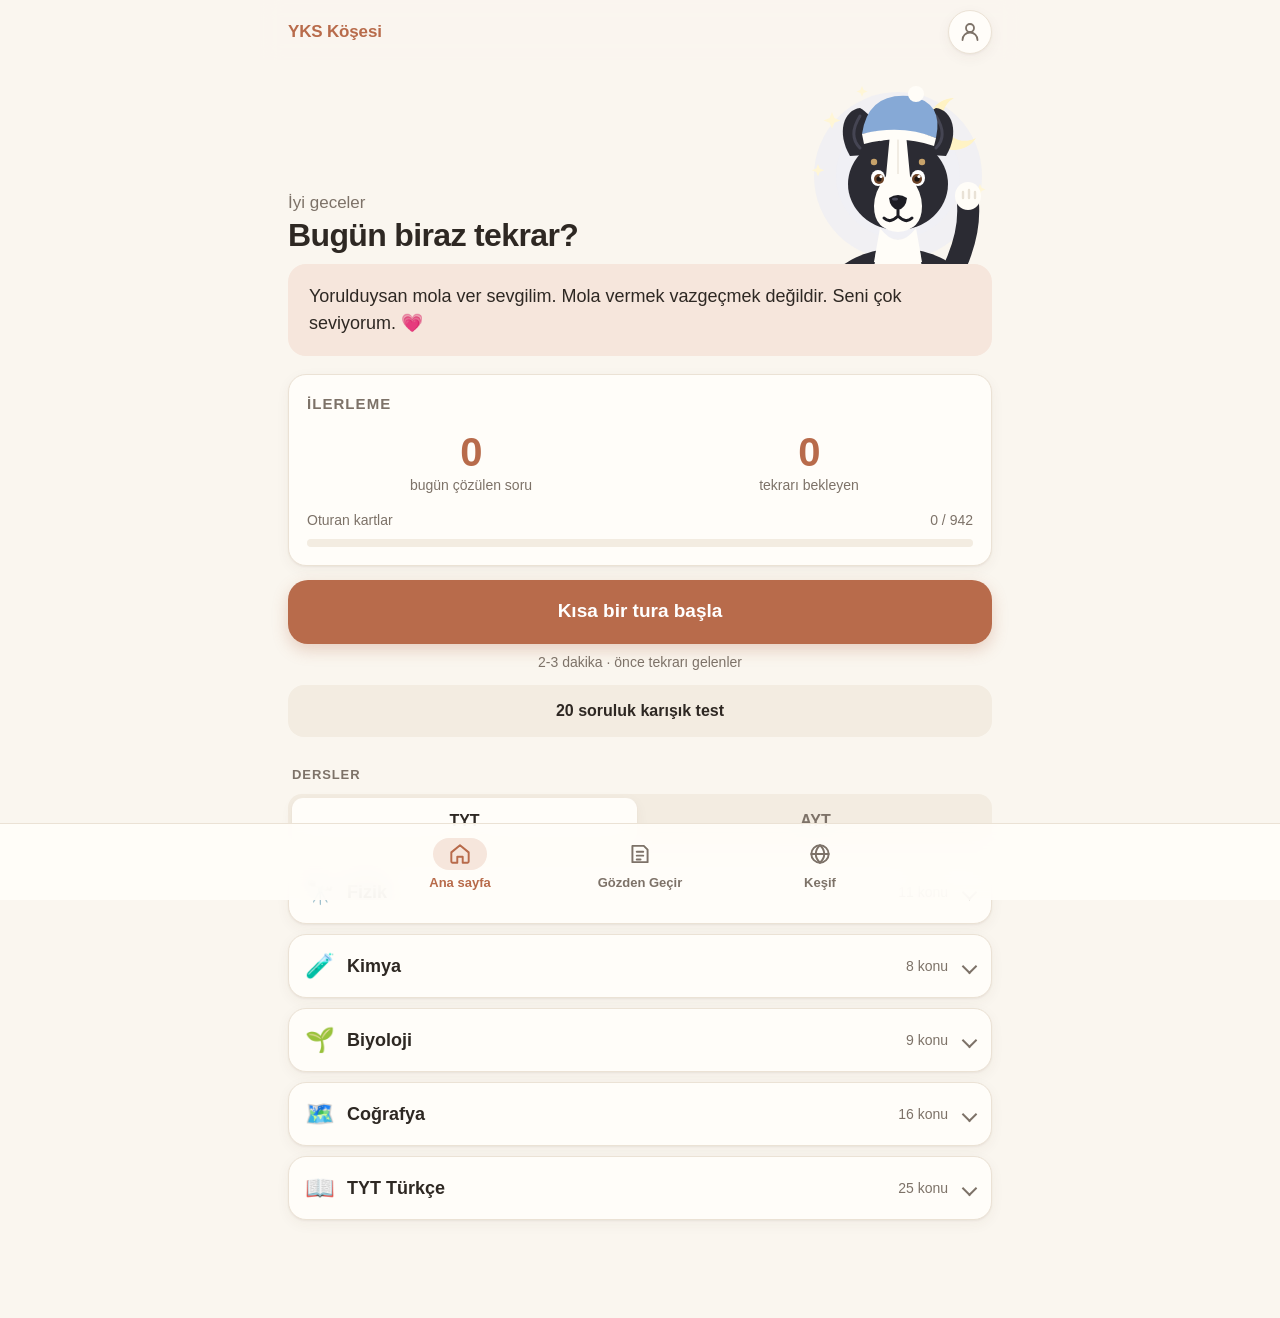
<file: index.html>
<!doctype html>
<html lang="tr">
<head>
  <meta charset="utf-8">
  <meta name="viewport" content="width=device-width, initial-scale=1, viewport-fit=cover">
  <title>YKS Çalışma Köşesi</title>
  <meta name="description" content="Uzanırken, dinlenirken kısa ve rahat YKS tekrarı.">
  <meta name="theme-color" content="#faf6ef" media="(prefers-color-scheme: light)">
  <meta name="theme-color" content="#1c1916" media="(prefers-color-scheme: dark)">
  <link rel="manifest" href="manifest.json">
  <link rel="icon" href="icon-192.png">
  <link rel="apple-touch-icon" href="apple-touch-icon.png">
  <meta name="apple-mobile-web-app-capable" content="yes">
  <meta name="apple-mobile-web-app-status-bar-style" content="default">
  <meta name="apple-mobile-web-app-title" content="YKS">
  <script>
    // Tema, sayfa çizilmeden önce uygulanır ki açılışta renk sıçraması olmasın.
    try { var t = localStorage.getItem("yks-tema"); if (t === "acik" || t === "koyu") document.documentElement.dataset.tema = t; } catch (e) {}
  </script>
  <link rel="stylesheet" href="style.css">
</head>
<body>
  <header class="ustbar">
    <a class="marka" href="#/" aria-label="Ana sayfa">YKS Köşesi</a>
    <a class="profil-yuvarlak" href="#/profil" data-sekme="profil" aria-label="Profil ve ayarlar">
      <svg viewBox="0 0 24 24" aria-hidden="true"><path d="M12 12a4 4 0 1 0 0-8 4 4 0 0 0 0 8zM4.5 20a7.5 7.5 0 0 1 15 0"/></svg>
    </a>
  </header>

  <main id="sayfa" class="sayfa" tabindex="-1"></main>

  <nav class="sekmeler" aria-label="Ana gezinme">
    <a href="#/" data-sekme="ana">
      <svg viewBox="0 0 24 24" aria-hidden="true"><path d="M4 10.5 12 4l8 6.5V19a1 1 0 0 1-1 1h-4.5v-5.5h-5V20H5a1 1 0 0 1-1-1z"/></svg>
      <span>Ana sayfa</span>
    </a>
    <a href="#/gozden-gecir" data-sekme="gozden-gecir">
      <svg viewBox="0 0 24 24" aria-hidden="true"><path d="M5 4.5h10.5L19 8v11.5H5zM9 10h6M9 13.5h6M9 17h3.5"/></svg>
      <span>Gözden Geçir</span>
    </a>
    <a href="#/kesif" data-sekme="kesif">
      <svg viewBox="0 0 24 24" aria-hidden="true"><circle cx="12" cy="12" r="8"/><path d="M4 12h16M12 4c2.6 2.4 3.9 5.1 3.9 8s-1.3 5.6-3.9 8c-2.6-2.4-3.9-5.1-3.9-8S9.4 6.4 12 4z"/></svg>
      <span>Keşif</span>
    </a>
  </nav>

  <noscript><p class="sayfa">Bu sayfanın çalışması için JavaScript'i açman gerekiyor.</p></noscript>

  <script src="config.js"></script>
  <script src="data/index.js"></script>
  <script src="karakter.js"></script>
  <script src="app.js"></script>
</body>
</html>
</file>
<file: style.css>
/* ===== Renkler: sade, sıcak krem tonlar ===== */
:root {
  --zemin: #faf6ef;
  --yuzey: #fffdf9;
  --yuzey-2: #f3ece1;
  --yazi: #2e2823;
  --soluk: #7d7268;
  --cizgi: #ebe2d5;
  --vurgu: #b86b4b;          /* toprak/kil tonu */
  --vurgu-acik: #f6e6dc;
  --vurgu-yazi: #ffffff;
  --iyi: #5b8a5f;            /* yumuşak yeşil */
  --iyi-acik: #e6efe2;
  --tekrar: #d9707a;         /* "tekrar" için yumuşak, açık tonlu kırmızı */
  --tekrar-acik: #fbe6e7;
  --pembe: #e0679a;          /* aşk notları; koyu modda da pembe kalır */
  --pembe-acik: #fde7f0;
  --golge: 0 1px 2px rgba(80, 55, 30, .06), 0 4px 14px rgba(80, 55, 30, .05);
  --kose: 18px;
  --sekme-y: 64px;
  color-scheme: light;
}

@media (prefers-color-scheme: dark) {
  :root:not([data-tema="acik"]) {
    --zemin: #1c1916;
    --yuzey: #26221e;
    --yuzey-2: #2f2a25;
    --yazi: #f1eae0;
    --soluk: #aa9e92;
    --cizgi: #3a342e;
    --vurgu: #e09a7a;
    --vurgu-acik: #3a2a22;
    --vurgu-yazi: #1c1916;
    --iyi: #94c196;
    --iyi-acik: #24301f;
    --tekrar: #e8929a;
    --tekrar-acik: #3a2427;
    --pembe-acik: #3b2230;
    --golge: none;
    color-scheme: dark;
  }
}
:root[data-tema="koyu"] {
  --zemin: #1c1916;
  --yuzey: #26221e;
  --yuzey-2: #2f2a25;
  --yazi: #f1eae0;
  --soluk: #aa9e92;
  --cizgi: #3a342e;
  --vurgu: #e09a7a;
  --vurgu-acik: #3a2a22;
  --vurgu-yazi: #1c1916;
  --iyi: #94c196;
  --iyi-acik: #24301f;
  --tekrar: #e8929a;
  --tekrar-acik: #3a2427;
  --pembe-acik: #3b2230;
  --golge: none;
  color-scheme: dark;
}

/* ===== Temel ===== */
* { box-sizing: border-box; }
html { -webkit-text-size-adjust: 100%; background: var(--zemin); }
body {
  margin: 0;
  min-height: 100vh;
  background: var(--zemin);
  color: var(--yazi);
  font-family: -apple-system, BlinkMacSystemFont, "Segoe UI", Roboto, "Helvetica Neue", Arial, sans-serif;
  font-size: 17px;
  line-height: 1.5;
  -webkit-tap-highlight-color: transparent;
}
h1, h2, h3, p { margin: 0; }
button { font: inherit; color: inherit; }
a { color: inherit; }

.sayfa {
  max-width: 560px;
  margin: 0 auto;
  padding: 8px 16px calc(var(--sekme-y) + 28px + env(safe-area-inset-bottom));
  outline: none;
  animation: belir .18s ease-out;
}
@keyframes belir { from { opacity: 0; transform: translateY(4px); } to { opacity: 1; transform: none; } }

/* ===== Üst çubuk: marka solda, profil yuvarlağı sağda ===== */
.ustbar {
  position: sticky; top: 0; z-index: 9; max-width: 560px; margin: 0 auto;
  display: flex; align-items: center; justify-content: space-between;
  padding: calc(10px + env(safe-area-inset-top)) 16px 6px;
  background: color-mix(in srgb, var(--zemin) 90%, transparent);
  -webkit-backdrop-filter: blur(10px); backdrop-filter: blur(10px);
}
.marka { text-decoration: none; font-weight: 700; font-size: 17px; letter-spacing: -.01em; color: var(--vurgu); }
.profil-yuvarlak {
  width: 44px; height: 44px; display: flex; align-items: center; justify-content: center;
  border-radius: 50%; background: var(--yuzey); border: 1.5px solid var(--cizgi); box-shadow: var(--golge); color: var(--soluk);
}
.profil-yuvarlak svg { width: 24px; height: 24px; fill: none; stroke: currentColor; stroke-width: 1.8; stroke-linecap: round; stroke-linejoin: round; }
.profil-yuvarlak[aria-current="page"] { background: var(--vurgu-acik); border-color: var(--vurgu); color: var(--vurgu); }
body.testte .ustbar { display: none; }

/* ===== Başlıklar ===== */
.ust { margin: 4px 0 18px; }
.ust .selam { color: var(--soluk); font-size: 15px; }
.ust h1 { font-size: 27px; line-height: 1.2; font-weight: 700; letter-spacing: -.01em; margin-top: 2px; }
.bolum-baslik {
  font-size: 13px; font-weight: 600; letter-spacing: .07em; text-transform: uppercase;
  color: var(--soluk); margin: 28px 4px 10px;
}

/* ===== Kartlar ===== */
.kart {
  background: var(--yuzey);
  border: 1px solid var(--cizgi);
  border-radius: var(--kose);
  padding: 18px;
  box-shadow: var(--golge);
}
.kart + .kart { margin-top: 12px; }
.kart h2 { font-size: 19px; font-weight: 650; }
.kart .alt { color: var(--soluk); font-size: 15px; margin-top: 4px; }

.not-kart {
  background: var(--vurgu-acik);
  border-color: transparent;
  box-shadow: none;
  font-size: 16px;
}
.not-kart .imza { display: block; margin-top: 8px; font-size: 14px; color: var(--soluk); }

.yakinda {
  text-align: center;
  padding: 36px 20px;
  color: var(--soluk);
}
.yakinda .ikon { font-size: 34px; line-height: 1; margin-bottom: 12px; }
.yakinda h2 { color: var(--yazi); margin-bottom: 6px; }

/* ===== Düğmeler ===== */
.dugme {
  display: flex; align-items: center; justify-content: center; gap: 8px;
  width: 100%; min-height: 54px; padding: 14px 18px;
  border: 0; border-radius: 16px;
  background: var(--vurgu); color: var(--vurgu-yazi);
  font-weight: 650; font-size: 17px; text-decoration: none;
  cursor: pointer; transition: transform .08s ease, opacity .15s;
}
.dugme:active { transform: scale(.98); }
.dugme.ikincil { background: var(--yuzey-2); color: var(--yazi); }
.dugme + .dugme { margin-top: 10px; }

/* Seçmeli grup (ör. tema) */
.secim { display: flex; gap: 6px; padding: 4px; background: var(--yuzey-2); border-radius: 14px; }
.secim button {
  flex: 1; min-height: 44px; border: 0; border-radius: 11px;
  background: transparent; color: var(--soluk); font-size: 15px; font-weight: 600; cursor: pointer;
}
.secim button[aria-pressed="true"] { background: var(--yuzey); color: var(--yazi); box-shadow: var(--golge); }

.satir { display: flex; align-items: center; justify-content: space-between; gap: 12px; }
.satir + .satir { margin-top: 14px; }
.kucuk { font-size: 14px; color: var(--soluk); }
.surum { text-align: center; margin-top: 28px; font-size: 13px; color: var(--soluk); }

/* ===== Alt sekme çubuğu ===== */
.sekmeler {
  position: fixed; left: 0; right: 0; bottom: 0; z-index: 10;
  display: flex; justify-content: center;
  padding: 6px 8px env(safe-area-inset-bottom);
  background: color-mix(in srgb, var(--yuzey) 92%, transparent);
  -webkit-backdrop-filter: blur(14px); backdrop-filter: blur(14px);
  border-top: 1px solid var(--cizgi);
}
.sekmeler a {
  flex: 1; max-width: 180px; height: var(--sekme-y);
  display: flex; flex-direction: column; align-items: center; justify-content: center; gap: 3px;
  text-decoration: none; color: var(--soluk); font-size: 12px; font-weight: 600;
}
.sekmeler svg {
  width: 26px; height: 26px; padding: 3px 14px; box-sizing: content-box;
  fill: none; stroke: currentColor; stroke-width: 1.8; stroke-linecap: round; stroke-linejoin: round;
  border-radius: 999px; transition: background .15s;
}
.sekmeler a[aria-current="page"] { color: var(--vurgu); }
.sekmeler a[aria-current="page"] svg { background: var(--vurgu-acik); }

/* ===== Ana sayfa ===== */
.bugun .sayi { font-size: 34px; font-weight: 700; line-height: 1.1; color: var(--vurgu); }
.bugun .sayi small { font-size: 15px; font-weight: 500; color: var(--soluk); margin-left: 6px; }
.bugun .dugme { margin-top: 16px; }
.hizli { display: flex; gap: 10px; margin-top: 12px; }
.hizli .dugme { margin: 0; }
.hizli .dugme:first-child { flex: 2; }
.hizli .dugme:last-child { flex: 1; }

.sinav-sekme { display: flex; gap: 6px; padding: 4px; background: var(--yuzey-2); border-radius: 14px; margin-bottom: 12px; }
.sinav-sekme button {
  flex: 1; min-height: 46px; border: 0; border-radius: 11px; background: transparent;
  color: var(--soluk); font-size: 16px; font-weight: 700; cursor: pointer;
}
.sinav-sekme button[aria-selected="true"] { background: var(--yuzey); color: var(--yazi); box-shadow: var(--golge); }

.ders { background: var(--yuzey); border: 1px solid var(--cizgi); border-radius: var(--kose); box-shadow: var(--golge); }
.ders + .ders { margin-top: 10px; }
.ders summary {
  list-style: none; display: flex; align-items: center; gap: 12px;
  min-height: 62px; padding: 12px 16px; cursor: pointer; font-weight: 650; font-size: 18px;
}
.ders summary::-webkit-details-marker { display: none; }
.ders summary .ikon { font-size: 24px; }
.ders summary .say { margin-left: auto; font-size: 14px; font-weight: 500; color: var(--soluk); }
.ders summary::after {
  content: ""; width: 9px; height: 9px; margin-left: 4px;
  border-right: 2px solid var(--soluk); border-bottom: 2px solid var(--soluk);
  transform: rotate(45deg); transition: transform .15s;
}
.ders[open] summary::after { transform: rotate(-135deg); }
.konular { padding: 0 8px 8px; }
.konu {
  display: block; padding: 12px 10px; border-radius: 12px; text-decoration: none;
  min-height: 56px;
}
.konu:active { background: var(--vurgu-acik); }
.konu .ad { font-size: 16.5px; font-weight: 550; }
.konu .rozet { margin-left: 6px; font-size: 15px; }
.konu .hazirlaniyor { font-size: 12.5px; font-weight: 600; color: var(--soluk); background: var(--yuzey-2); padding: 2px 9px; border-radius: 99px; margin-left: 8px; white-space: nowrap; }
.konu .ust-satir { display: flex; align-items: center; justify-content: space-between; }
.cubuk { height: 6px; background: var(--yuzey-2); border-radius: 99px; margin-top: 8px; overflow: hidden; }
.cubuk i { display: block; height: 100%; background: var(--iyi); border-radius: 99px; }
.geri { display: inline-block; margin-bottom: 10px; color: var(--vurgu); font-weight: 600; text-decoration: none; padding: 8px 0; }

/* konu sayfası */
.sekme-cubuk { display: flex; gap: 6px; padding: 4px; background: var(--yuzey-2); border-radius: 14px; margin-bottom: 14px; }
.sekme-cubuk a {
  flex: 1; min-height: 46px; display: flex; align-items: center; justify-content: center;
  border-radius: 11px; color: var(--soluk); font-size: 16px; font-weight: 700; text-decoration: none;
}
.sekme-cubuk a[aria-selected="true"] { background: var(--yuzey); color: var(--yazi); box-shadow: var(--golge); }
.ozet h2 { font-size: 17px; margin-bottom: 8px; color: var(--vurgu); }
.ozet ul { margin: 0; padding-left: 20px; }
.ozet li + li { margin-top: 8px; }

/* güncelleme bildirimi ve yenilikler */
.guncelleme {
  position: fixed; left: 12px; right: 12px; bottom: calc(var(--sekme-y) + 16px + env(safe-area-inset-bottom)); z-index: 25;
  max-width: 536px; margin: 0 auto; display: flex; align-items: center; gap: 8px;
  padding: 8px 8px 8px 18px; border-radius: 18px;
  background: var(--yazi); color: var(--zemin); font-weight: 600; animation: belir .2s ease-out;
}
body.testte .guncelleme { bottom: calc(16px + env(safe-area-inset-bottom)); }
.guncelleme span { flex: 1; }
.guncelleme .yenile { min-height: 44px; padding: 0 18px; border: 0; border-radius: 13px; background: var(--vurgu); color: var(--vurgu-yazi); font-weight: 700; cursor: pointer; }
.guncelleme .sonra { width: 40px; height: 44px; border: 0; background: none; color: inherit; opacity: .7; cursor: pointer; }
.yenilik-liste { margin: 0 0 16px; padding-left: 20px; }
.yenilik-liste li + li { margin-top: 8px; }

/* soru görseli (harita) */
.soru-gorsel { margin: 14px 0 4px; }
.soru-gorsel svg { width: 100%; height: auto; display: block; border-radius: 12px; }

/* konu testleri listesi */
.test-liste { display: grid; gap: 10px; }
.test-satir {
  display: flex; align-items: center; gap: 14px; width: 100%; min-height: 68px; padding: 12px 16px;
  text-align: left; background: var(--yuzey); border: 1px solid var(--cizgi); border-radius: var(--kose);
  box-shadow: var(--golge); cursor: pointer;
}
.test-satir { text-decoration: none; color: inherit; }
.test-satir:active { background: var(--vurgu-acik); }
.test-satir .no {
  flex: none; width: 38px; height: 38px; display: flex; align-items: center; justify-content: center;
  border-radius: 50%; background: var(--vurgu-acik); color: var(--vurgu); font-weight: 700;
}
.test-satir .bilgi { flex: 1; display: grid; }
.test-satir b { font-size: 17px; font-weight: 650; }
.test-satir small { color: var(--soluk); font-size: 14px; }
.test-satir .tik { flex: none; color: var(--iyi); font-weight: 700; font-size: 20px; }

/* Özet kart akışı */
a.link-dugme { display: block; text-align: center; text-decoration: none; }
.kart-kap { min-height: calc(100dvh - 176px); display: flex; flex-direction: column; }
.kart-ust { display: flex; align-items: baseline; justify-content: space-between; gap: 12px; margin-bottom: 8px; }
.kart-ust .geri { margin: 0; }
.kart-kap > .cubuk { margin: 0 0 14px; }
.bilgi-kart {
  background: var(--yuzey); border: 1px solid var(--cizgi); border-radius: 22px;
  padding: 26px 22px; box-shadow: var(--golge); margin-bottom: 14px;
}
.bilgi-kart .bilgi { font-size: 21px; line-height: 1.55; font-weight: 550; }
.not { display: grid; gap: 4px; margin-top: 18px; padding: 12px 14px; border-radius: 14px; font-size: 16px; line-height: 1.45; }
.not b { font-size: 14px; color: var(--soluk); }
.not.ipucu { background: var(--vurgu-acik); }
.not.karisma { background: var(--yuzey-2); }
.kart-dugmeler { margin-top: auto; display: flex; gap: 10px; padding-top: 8px; }
.kart-dugmeler .dugme { margin: 0; flex: 1; }
.kart-kap > .link-dugme { margin-top: 4px; }
.sema { margin-top: 10px; }
.sema svg { width: 100%; height: auto; display: block; }

/* ===== Ana sayfa (yeni düzen) ===== */
.hero { margin: 6px 0 18px; }
.hero .selam { font-size: 17px; color: var(--soluk); font-weight: 500; }
.hero h1 { font-size: 32px; line-height: 1.15; letter-spacing: -.02em; margin: 2px 0 14px; }
.hero .not-kart { margin-top: 0; font-size: 18px; line-height: 1.5; padding: 18px 20px; }
.ilerleme-kart h2 { font-size: 15px; color: var(--soluk); text-transform: uppercase; letter-spacing: .07em; font-weight: 600; margin-bottom: 12px; }
.sayilar { display: grid; grid-template-columns: repeat(2, 1fr); gap: 12px; }
.sayi-kutu { display: grid; gap: 2px; align-content: start; }
.sayi-kutu b { font-size: 40px; line-height: 1.1; font-weight: 700; color: var(--vurgu); letter-spacing: -.02em; }
.sayi-kutu.oturan b { color: var(--iyi); }
.sayi-kutu span { font-size: 14px; line-height: 1.3; color: var(--soluk); }
.ilerleme-alt { margin-top: 16px; }
.ilerleme-yazi { display: flex; justify-content: space-between; font-size: 14px; color: var(--soluk); margin-bottom: 6px; }
.ilerleme-alt .cubuk { height: 8px; }
.tur { margin: 14px 0 12px; }
.dugme.buyuk { min-height: 64px; font-size: 19px; border-radius: 20px; box-shadow: 0 6px 16px color-mix(in srgb, var(--vurgu) 28%, transparent); }
.dugme.buyuk.ikincil { box-shadow: none; }
.tur-alt { text-align: center; color: var(--soluk); font-size: 14px; margin-top: 8px; }
.hizli { margin-top: 4px; }
.hizli .dugme { min-height: 52px; font-size: 16px; }

/* Selamlayan karakter: sağ üstte, not kartının arkasından çıkar */
.hero { position: relative; }
.hero-ust { position: relative; min-height: 150px; display: flex; align-items: flex-end; }
.hero-yazi { position: relative; z-index: 2; padding-bottom: 10px; max-width: 58%; }
.hero-yazi h1 { margin-bottom: 0; }
.karakter { position: absolute; right: -6px; bottom: -34px; width: 168px; z-index: 0; pointer-events: none; }
.karakter svg { width: 100%; height: auto; display: block; overflow: visible; }
.hero .not-kart { position: relative; z-index: 1; }
.kar-govde { animation: kar-nefes 3.6s ease-in-out infinite; transform-origin: 100px 232px; }
.karakter .el { animation: kar-el 1.6s ease-in-out infinite; }
.karakter .goz { animation: kar-gozlerini-kirp 4.8s infinite; transform-origin: 100px 110px; }
.karakter .isinlar { animation: kar-don 48s linear infinite; transform-origin: 100px 104px; }
.karakter .yildiz { animation: kar-parla 2.6s ease-in-out infinite; transform-box: fill-box; transform-origin: center; }
.karakter .dil { opacity: 0; animation: kar-dil 11s ease-in-out infinite; transform-origin: 100px 148px; }
@keyframes kar-dil { 0%, 70%, 100% { opacity: 0; transform: scaleY(.4); } 76%, 88% { opacity: 1; transform: scaleY(1); } }
.karakter .ay { animation: kar-nefes 5s ease-in-out infinite; }
@keyframes kar-nefes { 0%, 100% { transform: translateY(0); } 50% { transform: translateY(-3px); } }
@keyframes kar-el { 0%, 100% { transform: rotate(-9deg); } 50% { transform: rotate(14deg); } }
@keyframes kar-gozlerini-kirp { 0%, 93%, 100% { transform: scaleY(1); } 96% { transform: scaleY(.12); } }
@keyframes kar-don { to { transform: rotate(360deg); } }
@keyframes kar-parla { 0%, 100% { opacity: .35; transform: scale(.8); } 50% { opacity: 1; transform: scale(1.15); } }
@media (min-width: 700px) { .karakter { width: 200px; bottom: -40px; } .hero-ust { min-height: 190px; } }

/* Özet ve Test birbirinden ayrışsın: Özet yeşil (kart), Test toprak (soru), Tekrar bal */
.sekme-cubuk a[data-tur="kart"][aria-selected="true"] { color: var(--iyi); }
.sekme-cubuk a[data-tur="test"][aria-selected="true"] { color: var(--vurgu); }
.sekme-cubuk a[data-tur="tekrar"][aria-selected="true"] { color: var(--tekrar); }
.sekme-tanim { margin: -4px 4px 14px; font-size: 15px; font-weight: 600; }
.sekme-tanim[data-tur="kart"] { color: var(--iyi); }
.sekme-tanim[data-tur="test"] { color: var(--vurgu); }
.sekme-tanim[data-tur="tekrar"] { color: var(--tekrar); }
.ozet-satir .no.kartno { background: var(--iyi-acik); color: var(--iyi); font-size: 18px; }
.ozet-satir { border-left: 4px solid var(--iyi); }

/* kaydırılabilir kart */
.bilgi-kart.kaydir {
  position: relative; touch-action: pan-y; user-select: none; -webkit-user-select: none; cursor: grab;
  transition: transform .18s ease, opacity .16s ease; --sag: 0; --sol: 0;
  box-shadow: var(--golge), 0 0 0 calc(var(--sag) * 3px) color-mix(in srgb, var(--iyi) calc(var(--sag) * 100%), transparent),
              0 0 0 calc(var(--sol) * 3px) color-mix(in srgb, var(--tekrar) calc(var(--sol) * 100%), transparent);
}
.bilgi-kart.kaydir.suruklenir { transition: none; cursor: grabbing; }
.bilgi-kart.kaydir * { -webkit-user-drag: none; }
.damga {
  position: absolute; top: 14px; padding: 4px 12px; border-radius: 99px; font-weight: 700; font-size: 14px;
  opacity: 0; pointer-events: none;
}
.damga.sag { right: 14px; background: var(--iyi-acik); color: var(--iyi); opacity: var(--sag); }
.damga.sol { left: 14px; background: var(--tekrar-acik); color: var(--tekrar); opacity: var(--sol); }
.kaydir-not { text-align: center; margin: 0 0 10px; }

/* tablet ve geniş ekran: içerik ortada, rahat bir genişlikte kalır */
@media (min-width: 700px) {
  :root { --sekme-y: 70px; }
  .sayfa { max-width: 680px; padding-left: 28px; padding-right: 28px; }
  .ustbar { max-width: 680px; padding-left: 28px; padding-right: 28px; }
  .bilgi-kart .bilgi { font-size: 24px; }
  .soru-metin { font-size: 21px; }
  .secenek { min-height: 64px; font-size: 18px; }
  .sekmeler a { max-width: 180px; font-size: 13px; }
  .sheet { border-radius: 24px; margin-bottom: 24px; }
  .perde { align-items: center; }
  .guncelleme { max-width: 640px; }
  .kart-kap > .bilgi-kart { margin-top: 7vh; }
}
/* yatay tablet / kısa ekran: kart akışı ve test ekranı taşmasın */
@media (min-width: 700px) and (orientation: landscape) {
  .sayfa { max-width: 760px; }
  .ustbar { max-width: 760px; }
  .kart-kap { min-height: calc(100dvh - 176px); }
  .test-kap { min-height: calc(100dvh - 40px); }
}

/* küçük, yumuşak bilgi mesajı */
.mesaj {
  position: fixed; left: 50%; bottom: calc(var(--sekme-y) + 24px + env(safe-area-inset-bottom)); z-index: 20;
  transform: translateX(-50%); max-width: calc(100% - 32px);
  background: var(--yazi); color: var(--zemin); padding: 12px 18px; border-radius: 14px;
  font-size: 15px; text-align: center; animation: belir .2s ease-out;
}

/* ===== Test akışı ===== */
body.testte .sekmeler { display: none; }
body.testte .sayfa { padding-bottom: calc(20px + env(safe-area-inset-bottom)); }
.test-kap { min-height: calc(100dvh - 40px); display: flex; flex-direction: column; }
.test-ust { display: flex; align-items: center; gap: 12px; margin-bottom: 18px; }
.kapat {
  width: 44px; height: 44px; flex: none; border: 0; border-radius: 50%;
  background: var(--yuzey-2); color: var(--soluk); font-size: 18px; cursor: pointer;
}
.ilerleme { flex: 1; font-size: 14px; color: var(--soluk); font-weight: 600; }
.test-ust .cubuk { margin-top: 6px; }
.soru-alani { padding: 4px 2px 20px; }
.soru-metin { font-size: 19px; line-height: 1.5; font-weight: 550; }
.oncul { list-style: none; margin: 14px 0 0; padding: 14px 16px; background: var(--yuzey-2); border-radius: 14px; font-size: 17px; }
.oncul li + li { margin-top: 8px; }
.alt-alan { margin-top: auto; padding-top: 12px; }
.secenekler { display: grid; gap: 10px; margin-bottom: 12px; }
.secenek {
  display: flex; align-items: center; gap: 12px; width: 100%; min-height: 58px; padding: 10px 14px;
  text-align: left; font-size: 17px; line-height: 1.35;
  background: var(--yuzey); border: 1.5px solid var(--cizgi); border-radius: 16px; cursor: pointer;
  transition: transform .08s ease, background .15s, border-color .15s;
}
.secenek:active:not(:disabled) { transform: scale(.985); }
.secenek:disabled { cursor: default; color: var(--yazi); }
.secenek .harf {
  flex: none; width: 32px; height: 32px; display: flex; align-items: center; justify-content: center;
  border-radius: 50%; background: var(--yuzey-2); font-weight: 700; font-size: 15px; color: var(--soluk);
}
.secenek.secili { border-color: var(--vurgu); background: var(--vurgu-acik); }
.secenek.secili .harf { background: var(--vurgu); color: var(--vurgu-yazi); }
.secenek.dogru { border-color: var(--iyi); background: var(--iyi-acik); }
.secenek.dogru .harf { background: var(--iyi); color: var(--zemin); }
.secenek.tekrar { border-color: var(--tekrar); background: var(--tekrar-acik); }
.secenek.tekrar .harf { background: var(--tekrar); color: var(--zemin); }
.geri-bildirim { border-radius: 14px; padding: 12px 14px; margin-bottom: 12px; font-size: 15.5px; }
.geri-bildirim p { margin-top: 6px; }
.geri-bildirim.iyi { background: var(--iyi-acik); }
.geri-bildirim.tekrar { background: var(--tekrar-acik); }

/* alttan açılan seçim penceresi */
.perde { position: fixed; inset: 0; z-index: 30; background: rgba(30, 20, 10, .45); display: flex; align-items: flex-end; justify-content: center; animation: belir .15s ease-out; }
.sheet { width: 100%; max-width: 560px; background: var(--zemin); border-radius: 24px 24px 0 0; padding: 22px 16px calc(18px + env(safe-area-inset-bottom)); }
.sheet h2 { font-size: 20px; margin-bottom: 14px; }
.mod-secenek {
  display: block; width: 100%; text-align: left; padding: 14px 16px; margin-bottom: 10px;
  background: var(--yuzey); border: 1.5px solid var(--cizgi); border-radius: 16px; cursor: pointer;
}
.mod-secenek b { display: block; font-size: 17px; }
.mod-secenek span { display: block; color: var(--soluk); font-size: 14.5px; margin-top: 2px; }
.link-dugme { display: block; margin: 6px auto 0; padding: 12px 20px; background: none; border: 0; color: var(--soluk); font-weight: 600; cursor: pointer; }

/* sonuç */
.sonuc { text-align: center; }
.sonuc .buyuk { font-size: 44px; font-weight: 700; color: var(--vurgu); line-height: 1.1; }
.tekrar-kart + .tekrar-kart { margin-top: 10px; }
.tekrar-kart .soru-ozet { font-weight: 600; }
.tekrar-kart .dogru-cevap { color: var(--iyi); font-weight: 600; margin-top: 6px; }
.tekrar-kart .kucuk { margin-top: 6px; }
.sonuc-dugmeler { margin-top: 24px; }
.sonuc-dugmeler .dugme { margin-top: 10px; }

/* test sonu aşk notu: koyu modda da pembe kalır */
.ask-karti {
  position: relative; overflow: hidden; margin-top: 12px; padding: 30px 34px; text-align: center;
  background: linear-gradient(145deg, #ffd6e7, #fde7f0 60%, #ffe0ee);
  border: 2px solid #f5a3c4; border-radius: 22px; color: #5a2340;
  font-size: 19px; font-weight: 600; line-height: 1.45;
  box-shadow: 0 4px 18px rgba(224, 103, 154, .25);
}
.ask-karti p { position: relative; }
.kalp { position: absolute; font-size: 22px; opacity: .8; animation: salin 3.2s ease-in-out infinite; }
.k1 { top: 8px; left: 12px; } .k2 { top: 10px; right: 14px; animation-delay: .6s; font-size: 18px; }
.k3 { bottom: 8px; left: 20px; animation-delay: 1.2s; font-size: 18px; } .k4 { bottom: 10px; right: 12px; animation-delay: 1.8s; }
@keyframes salin { 0%, 100% { transform: translateY(0) rotate(-6deg); } 50% { transform: translateY(-5px) rotate(6deg); } }

@media (prefers-reduced-motion: reduce) {
  * { animation: none !important; transition: none !important; }
}

/* Profil */
.alan { width: 100%; min-height: 48px; padding: 0 14px; border: 1px solid var(--cizgi); border-radius: 12px; background: var(--yuzey-2); color: var(--yazi); font: inherit; font-size: 17px; }
.alan:focus { outline: 2px solid var(--vurgu); outline-offset: 1px; }
.sayilar { display: flex; gap: 10px; margin-top: 14px; }
.sayilar .sayi-kutu { flex: 1; text-align: center; }
.kucuk-baglanti { font-size: 13px; opacity: .8; }

/* Gözden Geçir */
.halka-kart { text-align: center; }
.halka-kap { position: relative; margin: 6px auto 0; }
.halka { width: 100%; height: 100%; display: block; }
.halka-ic { position: absolute; inset: 0; display: grid; place-content: center; text-align: center; }
.halka-ic b { font-size: 34px; font-weight: 700; color: var(--yazi); letter-spacing: -.02em; line-height: 1.1; }
.halka-ic span { font-size: 14px; color: var(--soluk); }
.halka-alt { margin-top: 10px; }
.ders-halkalar { display: flex; flex-wrap: wrap; justify-content: center; gap: 14px 18px; margin-top: 18px; padding-top: 16px; border-top: 1px solid var(--cizgi); }
.ders-halka { display: grid; justify-items: center; gap: 6px; width: 84px; }
.ders-halka .halka-ic b { font-size: 15px; }
.ders-halka span { font-size: 13px; color: var(--soluk); text-align: center; line-height: 1.25; }
.konu-etiketler { display: flex; flex-wrap: wrap; gap: 8px; margin-top: 12px; }
.etiket { padding: 8px 12px; border-radius: 99px; background: var(--yuzey-2); color: var(--yazi); font-size: 14px; text-decoration: none; }
.hafta { display: flex; gap: 8px; align-items: flex-end; height: 96px; }
.hafta-gun { flex: 1; display: grid; justify-items: center; gap: 6px; height: 100%; grid-template-rows: 1fr auto; }
.hafta-cubuk { width: 100%; max-width: 26px; align-self: stretch; background: var(--yuzey-2); border-radius: 8px; display: flex; align-items: flex-end; overflow: hidden; }
.hafta-cubuk i { width: 100%; background: var(--iyi); border-radius: 8px; min-height: 0; }
.hafta-gun span { font-size: 12px; color: var(--soluk); }

/* Mola */
.etiketler { display: flex; flex-wrap: wrap; gap: 8px; }
.etiket.secilebilir { border: 1px solid transparent; cursor: pointer; font: inherit; font-size: 14px; }
.etiket.secilebilir[aria-pressed="true"] { background: var(--vurgu-acik); border-color: var(--vurgu); color: var(--yazi); font-weight: 650; }
.oyun-kart { display: flex; align-items: center; gap: 14px; width: 100%; padding: 16px; margin-bottom: 10px; text-align: left; font: inherit; color: var(--yazi); background: var(--yuzey); border: 1px solid var(--cizgi); border-radius: var(--yuvarlak, 18px); box-shadow: var(--golge); cursor: pointer; }
.oyun-kart:active { transform: scale(.985); }
.oyun-ikon { font-size: 30px; }
.oyun-metin { display: grid; gap: 2px; }
.oyun-metin b { font-size: 18px; }
.oyun-metin small { font-size: 14px; color: var(--soluk); }
.mola-ust { display: flex; align-items: center; justify-content: space-between; margin-bottom: 10px; }
.mola-soru { text-align: center; padding: 26px 18px; margin-bottom: 14px; }
.mola-soru .soru-metin { font-size: 21px; font-weight: 650; }
.geri-yer { min-height: 28px; text-align: center; font-weight: 600; margin: 2px 0 10px; }
.kacan { margin: 6px 0; }

.harita-kutu { margin-bottom: 12px; border-radius: 16px; overflow: hidden; background: var(--yuzey-2); }
.ulke-harita { display: block; width: 100%; height: auto; max-height: 46vh; }
.ulke { cursor: pointer; -webkit-tap-highlight-color: transparent; }

/* Keşif bölümü: serin, denizli tema */
body[data-bolum="kesif"] { --vurgu: #3d86a6; --vurgu-acik: #dcebf3; --vurgu-yazi: #ffffff; }
@media (prefers-color-scheme: dark) {
  :root:not([data-tema="acik"]) body[data-bolum="kesif"] { --vurgu: #7dbad6; --vurgu-acik: #1f3441; --vurgu-yazi: #11202a; }
}
:root[data-tema="koyu"] body[data-bolum="kesif"] { --vurgu: #7dbad6; --vurgu-acik: #1f3441; --vurgu-yazi: #11202a; }
.alt-baslik { margin: 2px 0 0; color: var(--soluk); font-size: 15px; }
.harita-kutu.yakinlastirilir { position: relative; }
.zoom-dugmeler { position: absolute; right: 8px; bottom: 8px; display: grid; gap: 6px; }
.zoom-dugmeler button { width: 40px; height: 40px; border: 0; border-radius: 12px; background: var(--yuzey); color: var(--yazi); font-size: 22px; line-height: 1; box-shadow: 0 1px 6px rgba(0,0,0,.25); cursor: pointer; opacity: .92; }
.zoom-dugmeler button:active { transform: scale(.94); }

/* Gözden Geçir bölümü: yumuşak yeşil tema */
body[data-bolum="gozden"] { --vurgu: #4d8a58; --vurgu-acik: #e1eedf; --vurgu-yazi: #ffffff; }
@media (prefers-color-scheme: dark) {
  :root:not([data-tema="acik"]) body[data-bolum="gozden"] { --vurgu: #94c196; --vurgu-acik: #24301f; --vurgu-yazi: #14201a; }
}
:root[data-tema="koyu"] body[data-bolum="gozden"] { --vurgu: #94c196; --vurgu-acik: #24301f; --vurgu-yazi: #14201a; }

/* Soru metninde biçim işaretleri */
.soru-metin u, .secenek .metin u, .oncul u, .soru-ozet u, .dogru-cevap u { text-decoration: underline; text-decoration-thickness: 2px; text-underline-offset: 3px; }
.soru-metin strong, .secenek .metin strong, .oncul strong, .soru-ozet strong { font-weight: 750; }
</file>
